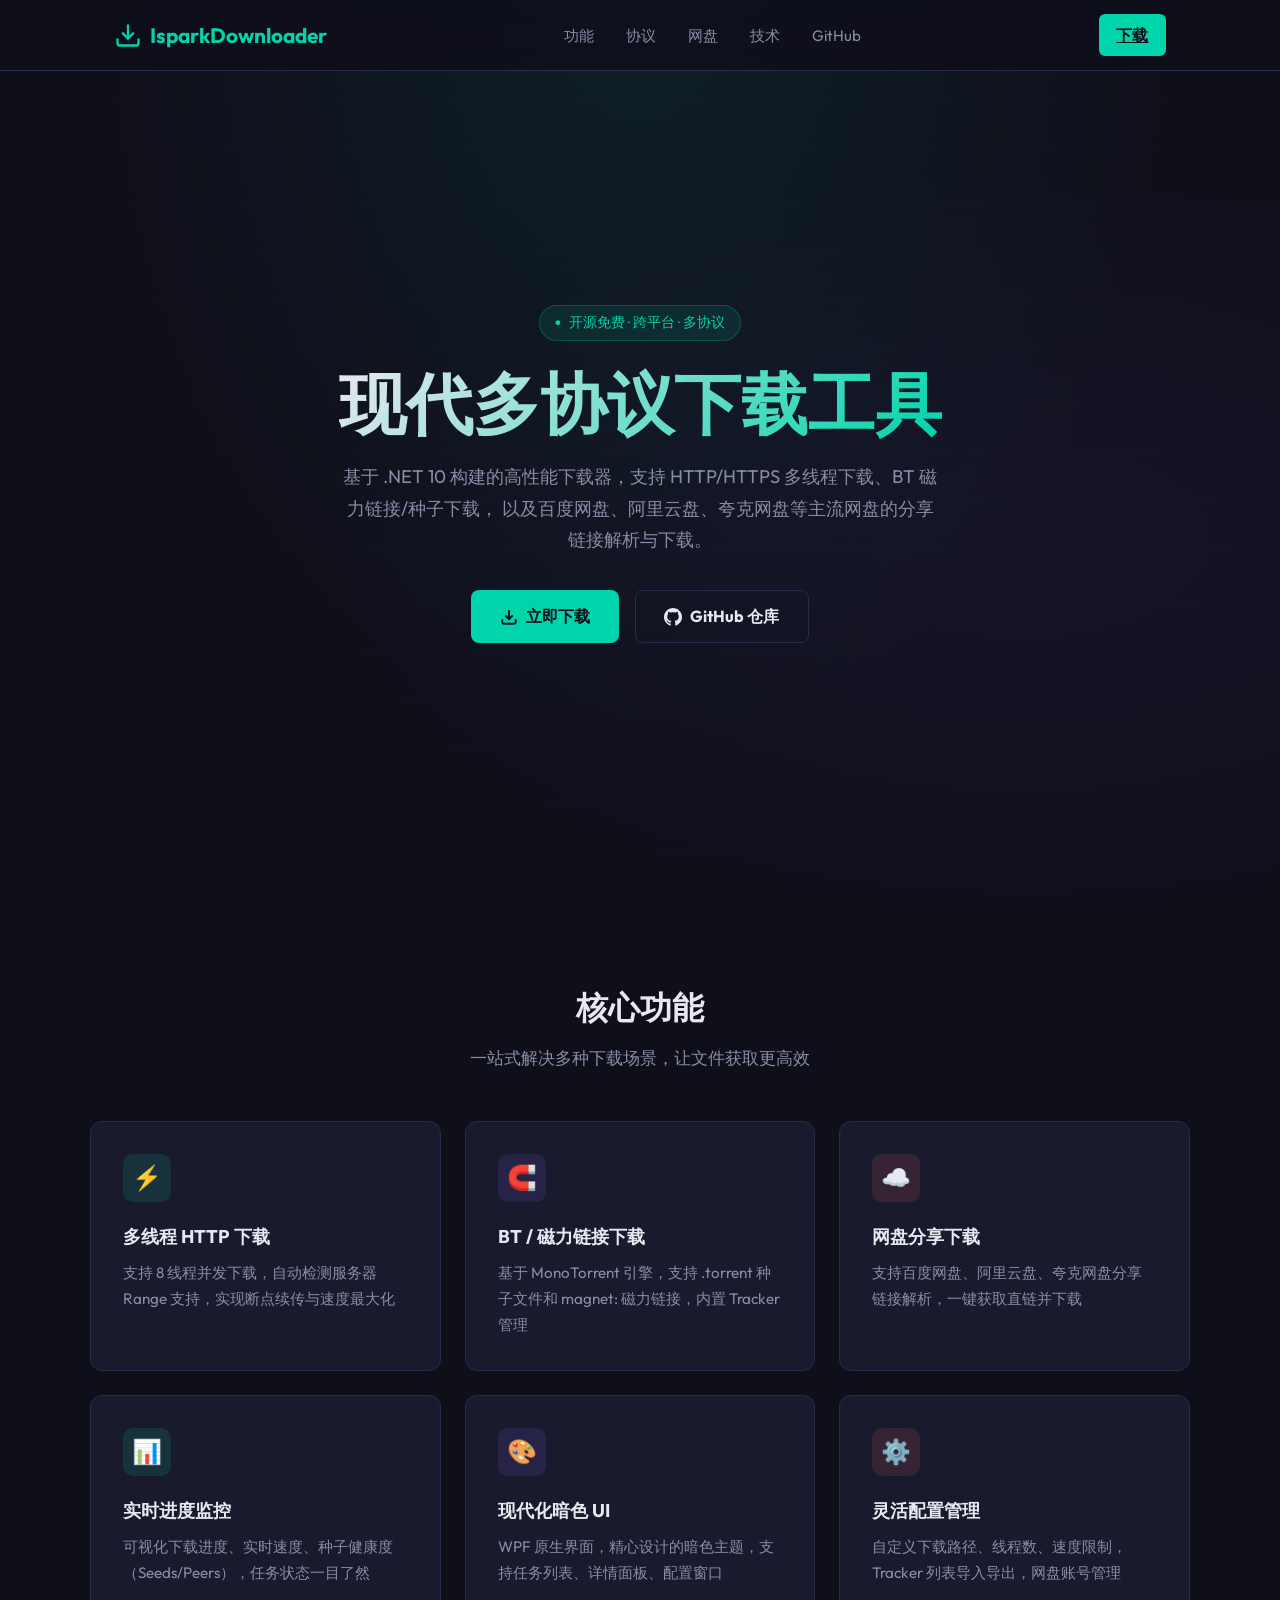
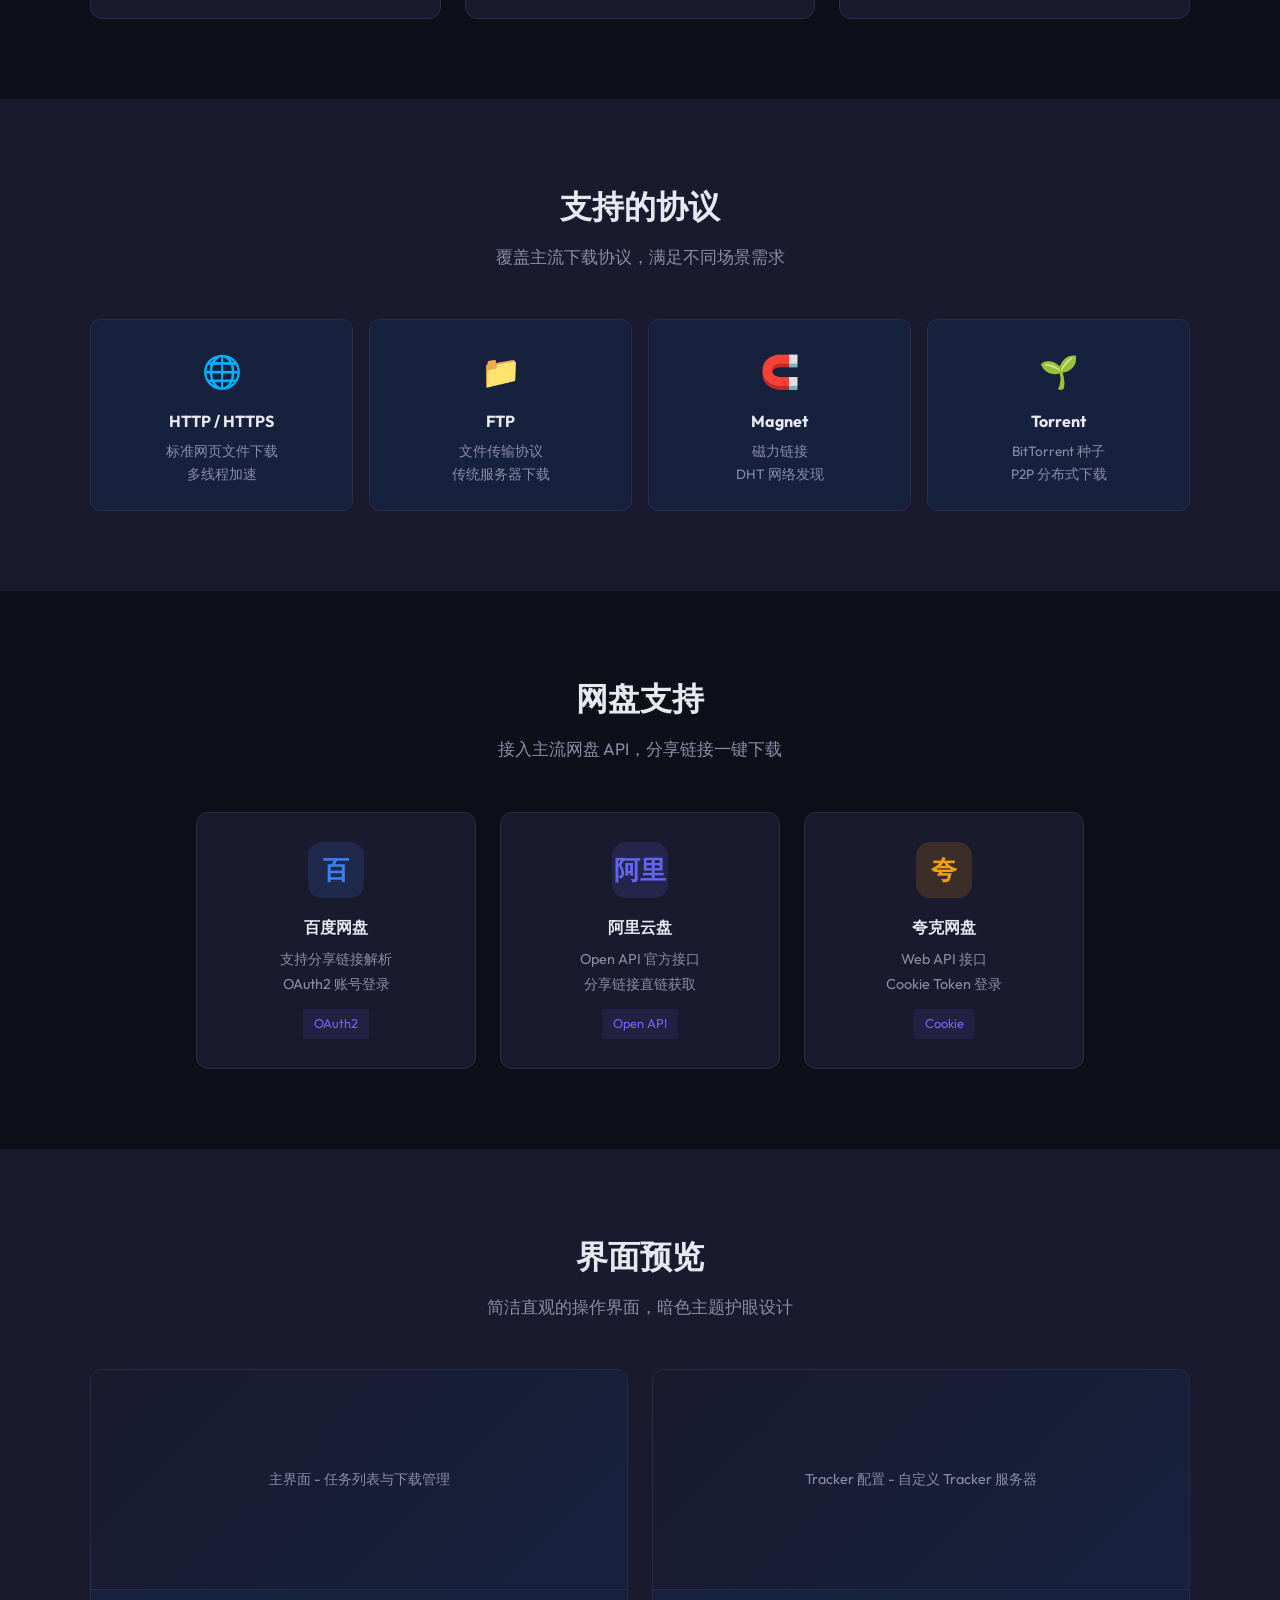
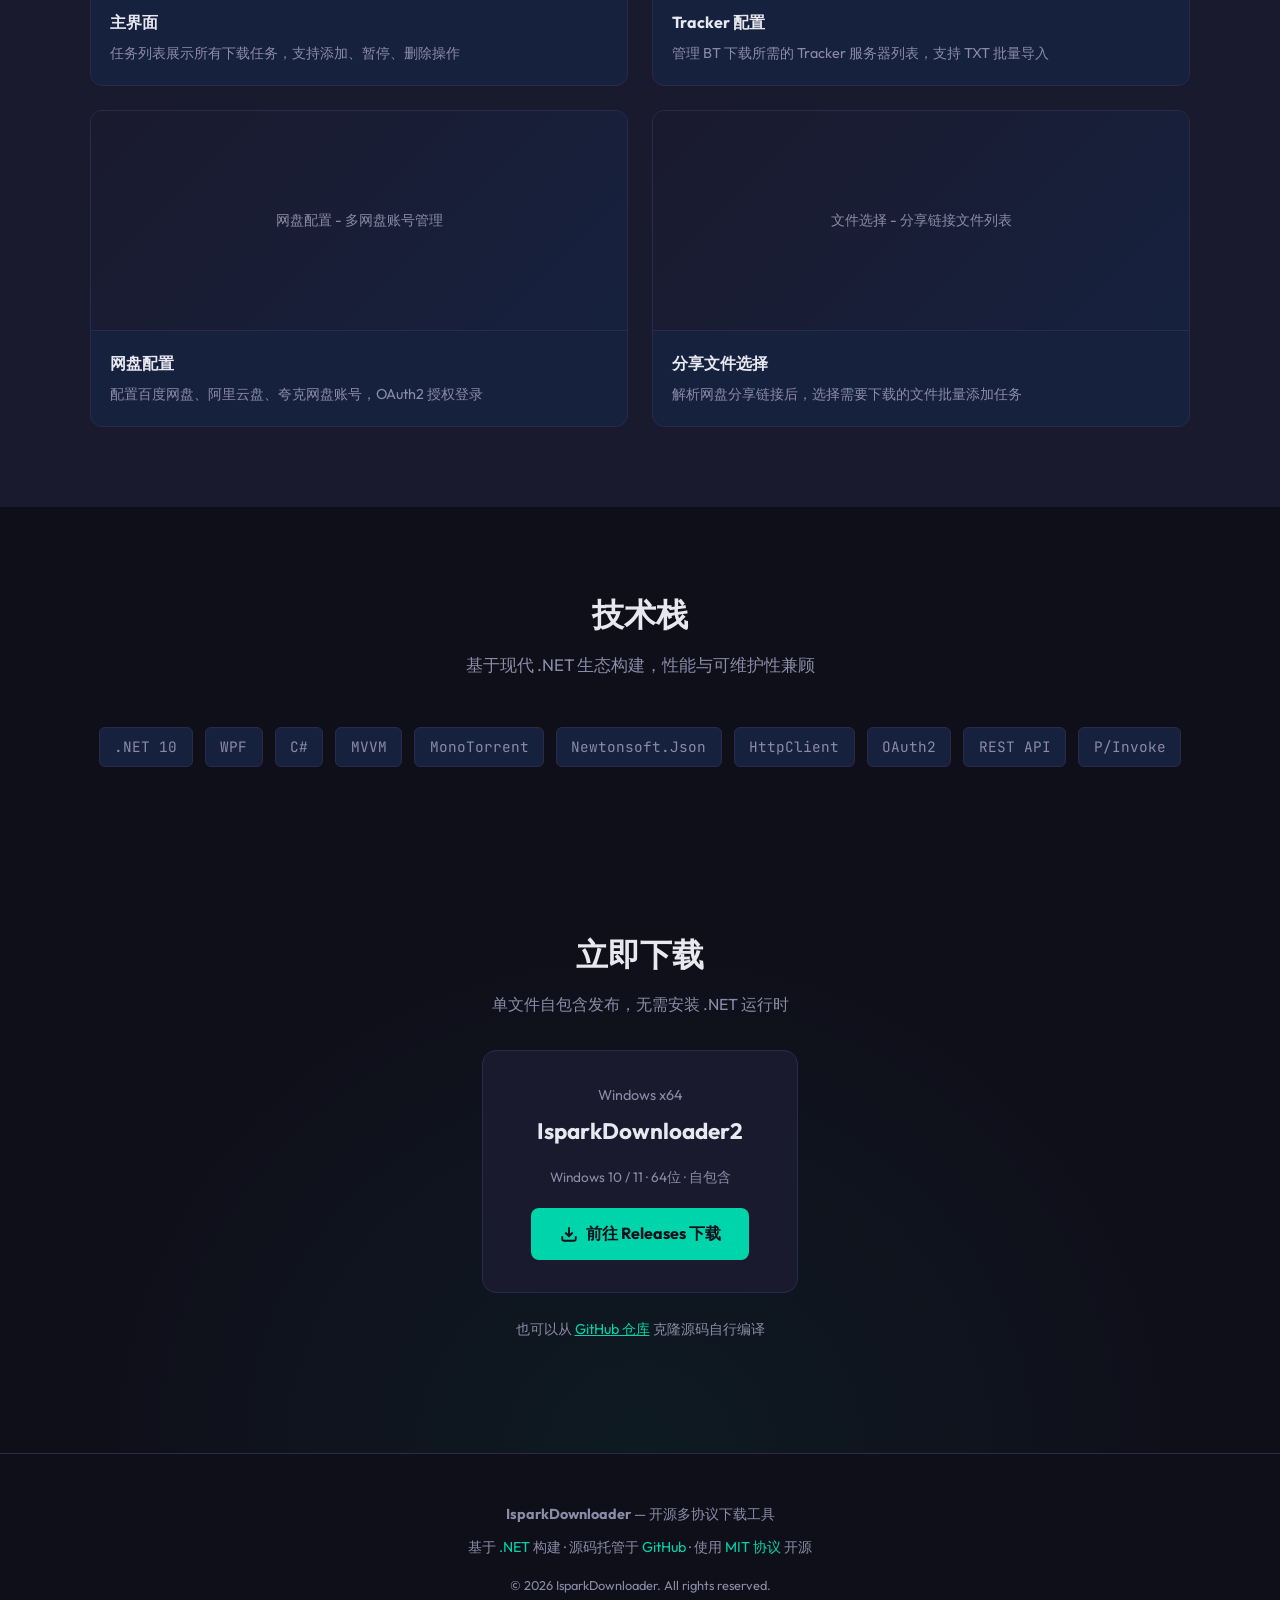
<file: index.html>
<!-- Generated by Trae Work -->
<!DOCTYPE html>
<html lang="zh-CN">
<head>
  <meta charset="UTF-8">
  <meta name="viewport" content="width=device-width, initial-scale=1.0">
  <title>IsparkDownloader - 现代多协议下载工具</title>
  <meta name="description" content="IsparkDownloader 是一款基于 .NET 的现代化下载工具，支持 HTTP/HTTPS 多线程下载、BT 磁力链接/种子下载、网盘分享链接下载（百度网盘、阿里云盘、夸克网盘）">

  <style>
    @font-face {
      font-family: 'Outfit';
      src: url('./_shared/fonts/Outfit-Regular.ttf') format('truetype');
      font-weight: 400;
    }
    @font-face {
      font-family: 'Outfit';
      src: url('./_shared/fonts/Outfit-Bold.ttf') format('truetype');
      font-weight: 700;
    }
    @font-face {
      font-family: 'JetBrainsMono';
      src: url('./_shared/fonts/JetBrainsMono-Regular.ttf') format('truetype');
      font-weight: 400;
    }
  </style>

  <style>
    :root {
      --bg: #0f0f1a;
      --bg2: #1a1a2e;
      --bg3: #16213e;
      --ink: #e8e8f0;
      --muted: #8b8ba7;
      --rule: #2a2a4a;
      --accent: #00d4aa;
      --accent2: #7b61ff;
      --danger: #ff6b6b;
      --font: 'Outfit', -apple-system, BlinkMacSystemFont, 'Segoe UI', sans-serif;
      --font-mono: 'JetBrainsMono', 'Fira Code', monospace;
      --max: 1100px;
    }

    *, *::before, *::after { box-sizing: border-box; margin: 0; padding: 0; }
    html { font-size: 16px; scroll-behavior: smooth; }
    body {
      font-family: var(--font);
      color: var(--ink);
      background: var(--bg);
      line-height: 1.7;
    }

    /* Navigation */
    nav {
      position: fixed; top: 0; left: 0; right: 0; z-index: 100;
      background: rgba(15, 15, 26, 0.85);
      backdrop-filter: blur(12px);
      border-bottom: 1px solid var(--rule);
    }
    nav .nav-inner {
      max-width: var(--max); margin: 0 auto;
      display: flex; align-items: center; justify-content: space-between;
      padding: 0.9rem 1.5rem;
    }
    nav .logo {
      font-weight: 700; font-size: 1.3rem; color: var(--accent);
      display: flex; align-items: center; gap: 0.5rem;
    }
    nav .logo svg { width: 28px; height: 28px; }
    nav .nav-links { display: flex; gap: 2rem; list-style: none; }
    nav .nav-links a {
      color: var(--muted); text-decoration: none; font-size: 0.95rem;
      transition: color 0.2s;
    }
    nav .nav-links a:hover { color: var(--ink); }
    nav .nav-cta {
      background: var(--accent); color: var(--bg) !important;
      padding: 0.45rem 1.1rem; border-radius: 6px; font-weight: 600;
      transition: opacity 0.2s;
    }
    nav .nav-cta:hover { opacity: 0.85; }

    /* Hero */
    .hero {
      min-height: 100vh; display: flex; align-items: center; justify-content: center;
      text-align: center; padding: 7rem 1.5rem 4rem;
      background: radial-gradient(ellipse at 50% 0%, rgba(0,212,170,0.08) 0%, transparent 60%),
                  radial-gradient(ellipse at 80% 60%, rgba(123,97,255,0.06) 0%, transparent 50%);
      position: relative; overflow: hidden;
    }
    .hero::before {
      content: ''; position: absolute; top: -50%; left: -50%; width: 200%; height: 200%;
      background: repeating-linear-gradient(
        0deg, transparent, transparent 49px, rgba(42,42,74,0.15) 50px
      );
      pointer-events: none;
    }
    .hero-content { position: relative; z-index: 1; max-width: 800px; }
    .hero-badge {
      display: inline-flex; align-items: center; gap: 0.5rem;
      background: rgba(0,212,170,0.1); border: 1px solid rgba(0,212,170,0.25);
      color: var(--accent); padding: 0.35rem 0.9rem; border-radius: 999px;
      font-size: 0.85rem; margin-bottom: 1.5rem;
    }
    .hero h1 {
      font-size: clamp(2.5rem, 6vw, 4.2rem); font-weight: 700;
      line-height: 1.15; margin-bottom: 1.2rem;
      background: linear-gradient(135deg, var(--ink) 0%, var(--accent) 100%);
      -webkit-background-clip: text; -webkit-text-fill-color: transparent;
    }
    .hero p {
      font-size: 1.15rem; color: var(--muted); max-width: 600px;
      margin: 0 auto 2.2rem;
    }
    .hero-btns { display: flex; gap: 1rem; justify-content: center; flex-wrap: wrap; }
    .btn {
      display: inline-flex; align-items: center; gap: 0.5rem;
      padding: 0.75rem 1.8rem; border-radius: 8px; font-weight: 600;
      font-size: 1rem; text-decoration: none; transition: all 0.2s;
      cursor: pointer; border: none;
    }
    .btn-primary {
      background: var(--accent); color: var(--bg);
    }
    .btn-primary:hover { transform: translateY(-2px); box-shadow: 0 8px 24px rgba(0,212,170,0.25); }
    .btn-secondary {
      background: transparent; color: var(--ink);
      border: 1px solid var(--rule);
    }
    .btn-secondary:hover { background: var(--bg2); border-color: var(--muted); }

    /* Sections */
    section { padding: 5rem 1.5rem; }
    .section-inner { max-width: var(--max); margin: 0 auto; }
    .section-title {
      font-size: 2rem; font-weight: 700; text-align: center; margin-bottom: 0.6rem;
    }
    .section-subtitle {
      text-align: center; color: var(--muted); font-size: 1.05rem; margin-bottom: 3rem;
    }

    /* Features */
    .features-grid {
      display: grid; grid-template-columns: repeat(auto-fit, minmax(300px, 1fr));
      gap: 1.5rem;
    }
    .feature-card {
      background: var(--bg2); border: 1px solid var(--rule); border-radius: 12px;
      padding: 2rem; transition: all 0.3s;
    }
    .feature-card:hover {
      border-color: rgba(0,212,170,0.3); transform: translateY(-4px);
      box-shadow: 0 12px 40px rgba(0,0,0,0.25);
    }
    .feature-icon {
      width: 48px; height: 48px; border-radius: 10px;
      display: flex; align-items: center; justify-content: center;
      margin-bottom: 1.2rem; font-size: 1.5rem;
    }
    .feature-card h3 { font-size: 1.15rem; margin-bottom: 0.5rem; }
    .feature-card p { color: var(--muted); font-size: 0.95rem; }

    /* Protocols */
    .protocols { background: var(--bg2); }
    .protocol-grid {
      display: grid; grid-template-columns: repeat(auto-fit, minmax(220px, 1fr));
      gap: 1rem;
    }
    .protocol-item {
      background: var(--bg3); border: 1px solid var(--rule); border-radius: 10px;
      padding: 1.5rem; text-align: center; transition: all 0.2s;
    }
    .protocol-item:hover { border-color: var(--accent2); }
    .protocol-item .icon { font-size: 2rem; margin-bottom: 0.6rem; }
    .protocol-item h4 { font-size: 1rem; margin-bottom: 0.3rem; }
    .protocol-item p { color: var(--muted); font-size: 0.85rem; }

    /* Cloud Drive */
    .cloud-drives {
      display: flex; gap: 1.5rem; justify-content: center; flex-wrap: wrap;
      margin-top: 2rem;
    }
    .cloud-card {
      background: var(--bg2); border: 1px solid var(--rule); border-radius: 12px;
      padding: 1.8rem; width: 280px; text-align: center;
    }
    .cloud-card .cloud-logo {
      width: 56px; height: 56px; border-radius: 14px;
      display: flex; align-items: center; justify-content: center;
      margin: 0 auto 1rem; font-size: 1.6rem; font-weight: 700;
    }
    .cloud-card h4 { margin-bottom: 0.4rem; }
    .cloud-card p { color: var(--muted); font-size: 0.9rem; }
    .cloud-card .auth-type {
      display: inline-block; margin-top: 0.8rem;
      background: rgba(123,97,255,0.1); color: var(--accent2);
      padding: 0.25rem 0.7rem; border-radius: 4px; font-size: 0.8rem;
    }

    /* Screenshots */
    .screenshots { background: var(--bg2); }
    .screenshot-grid {
      display: grid; grid-template-columns: repeat(auto-fit, minmax(400px, 1fr));
      gap: 1.5rem;
    }
    .screenshot-card {
      background: var(--bg3); border: 1px solid var(--rule); border-radius: 12px;
      overflow: hidden;
    }
    .screenshot-card .ss-placeholder {
      height: 220px; background: linear-gradient(135deg, var(--bg2) 0%, var(--bg3) 100%);
      display: flex; align-items: center; justify-content: center;
      color: var(--muted); font-size: 0.9rem; border-bottom: 1px solid var(--rule);
    }
    .screenshot-card .ss-info { padding: 1.2rem; }
    .screenshot-card h4 { margin-bottom: 0.3rem; }
    .screenshot-card p { color: var(--muted); font-size: 0.9rem; }

    /* Tech Stack */
    .tech-grid {
      display: flex; flex-wrap: wrap; gap: 0.75rem; justify-content: center;
      margin-top: 1.5rem;
    }
    .tech-tag {
      background: var(--bg3); border: 1px solid var(--rule); border-radius: 6px;
      padding: 0.4rem 0.9rem; font-size: 0.9rem; color: var(--muted);
      font-family: var(--font-mono);
    }

    /* Download */
    .download-section {
      text-align: center; padding: 5rem 1.5rem;
      background: radial-gradient(ellipse at 50% 100%, rgba(0,212,170,0.06) 0%, transparent 60%);
    }
    .download-section h2 { margin-bottom: 0.6rem; }
    .download-section p { color: var(--muted); margin-bottom: 2rem; }
    .download-card {
      display: inline-block; background: var(--bg2); border: 1px solid var(--rule);
      border-radius: 14px; padding: 2rem 3rem; text-align: center;
    }
    .download-card .platform { font-size: 0.9rem; color: var(--muted); margin-bottom: 0.3rem; }
    .download-card .version { font-size: 1.4rem; font-weight: 700; margin-bottom: 1rem; }
    .download-card .requirements {
      color: var(--muted); font-size: 0.85rem; margin-bottom: 1.2rem;
    }

    /* Footer */
    footer {
      border-top: 1px solid var(--rule); padding: 3rem 1.5rem;
      text-align: center; color: var(--muted); font-size: 0.9rem;
    }
    footer a { color: var(--accent); text-decoration: none; }
    footer a:hover { text-decoration: underline; }

    /* Responsive */
    @media (max-width: 768px) {
      nav .nav-links { display: none; }
      .hero h1 { font-size: 2.2rem; }
      .screenshot-grid { grid-template-columns: 1fr; }
      .cloud-drives { flex-direction: column; align-items: center; }
    }

    /* Animations */
    @keyframes fadeInUp {
      from { opacity: 0; transform: translateY(30px); }
      to { opacity: 1; transform: translateY(0); }
    }
    .animate-in {
      animation: fadeInUp 0.8s ease-out forwards;
    }
  </style>
</head>
<body>

  <!-- Navigation -->
  <nav>
    <div class="nav-inner">
      <div class="logo">
        <svg viewBox="0 0 24 24" fill="none" stroke="currentColor" stroke-width="2">
          <path d="M21 15v4a2 2 0 0 1-2 2H5a2 2 0 0 1-2-2v-4"/>
          <polyline points="7 10 12 15 17 10"/>
          <line x1="12" y1="15" x2="12" y2="3"/>
        </svg>
        IsparkDownloader
      </div>
      <ul class="nav-links">
        <li><a href="#features">功能</a></li>
        <li><a href="#protocols">协议</a></li>
        <li><a href="#cloud">网盘</a></li>
        <li><a href="#tech">技术</a></li>
        <li><a href="https://github.com/XRTispark/IsparkDownloader" target="_blank">GitHub</a></li>
      </ul>
      <a href="#download" class="nav-cta">下载</a>
    </div>
  </nav>

  <!-- Hero -->
  <header class="hero">
    <div class="hero-content animate-in">
      <div class="hero-badge">
        <span style="font-size:0.7rem;">●</span> 开源免费 · 跨平台 · 多协议
      </div>
      <h1>现代多协议下载工具</h1>
      <p>
        基于 .NET 10 构建的高性能下载器，支持 HTTP/HTTPS 多线程下载、BT 磁力链接/种子下载，
        以及百度网盘、阿里云盘、夸克网盘等主流网盘的分享链接解析与下载。
      </p>
      <div class="hero-btns">
        <a href="#download" class="btn btn-primary">
          <svg width="18" height="18" viewBox="0 0 24 24" fill="none" stroke="currentColor" stroke-width="2.5">
            <path d="M21 15v4a2 2 0 0 1-2 2H5a2 2 0 0 1-2-2v-4"/>
            <polyline points="7 10 12 15 17 10"/>
            <line x1="12" y1="15" x2="12" y2="3"/>
          </svg>
          立即下载
        </a>
        <a href="https://github.com/XRTispark/IsparkDownloader" target="_blank" class="btn btn-secondary">
          <svg width="18" height="18" viewBox="0 0 24 24" fill="currentColor">
            <path d="M12 0c-6.626 0-12 5.373-12 12 0 5.302 3.438 9.8 8.207 11.387.599.111.793-.261.793-.577v-2.234c-3.338.726-4.033-1.416-4.033-1.416-.546-1.387-1.333-1.756-1.333-1.756-1.089-.745.083-.729.083-.729 1.205.084 1.839 1.237 1.839 1.237 1.07 1.834 2.807 1.304 3.492.997.107-.775.418-1.305.762-1.604-2.665-.305-5.467-1.334-5.467-5.931 0-1.311.469-2.381 1.236-3.221-.124-.303-.535-1.524.117-3.176 0 0 1.008-.322 3.301 1.23.957-.266 1.983-.399 3.003-.404 1.02.005 2.047.138 3.006.404 2.291-1.552 3.297-1.23 3.297-1.23.653 1.653.242 2.874.118 3.176.77.84 1.235 1.911 1.235 3.221 0 4.609-2.807 5.624-5.479 5.921.43.372.823 1.102.823 2.222v3.293c0 .319.192.694.801.576 4.765-1.589 8.199-6.086 8.199-11.386 0-6.627-5.373-12-12-12z"/>
          </svg>
          GitHub 仓库
        </a>
      </div>
    </div>
  </header>

  <!-- Features -->
  <section id="features">
    <div class="section-inner">
      <h2 class="section-title">核心功能</h2>
      <p class="section-subtitle">一站式解决多种下载场景，让文件获取更高效</p>
      <div class="features-grid">
        <div class="feature-card">
          <div class="feature-icon" style="background: rgba(0,212,170,0.12); color: var(--accent);">⚡</div>
          <h3>多线程 HTTP 下载</h3>
          <p>支持 8 线程并发下载，自动检测服务器 Range 支持，实现断点续传与速度最大化</p>
        </div>
        <div class="feature-card">
          <div class="feature-icon" style="background: rgba(123,97,255,0.12); color: var(--accent2);">🧲</div>
          <h3>BT / 磁力链接下载</h3>
          <p>基于 MonoTorrent 引擎，支持 .torrent 种子文件和 magnet: 磁力链接，内置 Tracker 管理</p>
        </div>
        <div class="feature-card">
          <div class="feature-icon" style="background: rgba(255,107,107,0.12); color: var(--danger);">☁️</div>
          <h3>网盘分享下载</h3>
          <p>支持百度网盘、阿里云盘、夸克网盘分享链接解析，一键获取直链并下载</p>
        </div>
        <div class="feature-card">
          <div class="feature-icon" style="background: rgba(0,212,170,0.12); color: var(--accent);">📊</div>
          <h3>实时进度监控</h3>
          <p>可视化下载进度、实时速度、种子健康度（Seeds/Peers），任务状态一目了然</p>
        </div>
        <div class="feature-card">
          <div class="feature-icon" style="background: rgba(123,97,255,0.12); color: var(--accent2);">🎨</div>
          <h3>现代化暗色 UI</h3>
          <p>WPF 原生界面，精心设计的暗色主题，支持任务列表、详情面板、配置窗口</p>
        </div>
        <div class="feature-card">
          <div class="feature-icon" style="background: rgba(255,107,107,0.12); color: var(--danger);">⚙️</div>
          <h3>灵活配置管理</h3>
          <p>自定义下载路径、线程数、速度限制，Tracker 列表导入导出，网盘账号管理</p>
        </div>
      </div>
    </div>
  </section>

  <!-- Protocols -->
  <section id="protocols" class="protocols">
    <div class="section-inner">
      <h2 class="section-title">支持的协议</h2>
      <p class="section-subtitle">覆盖主流下载协议，满足不同场景需求</p>
      <div class="protocol-grid">
        <div class="protocol-item">
          <div class="icon">🌐</div>
          <h4>HTTP / HTTPS</h4>
          <p>标准网页文件下载<br>多线程加速</p>
        </div>
        <div class="protocol-item">
          <div class="icon">📁</div>
          <h4>FTP</h4>
          <p>文件传输协议<br>传统服务器下载</p>
        </div>
        <div class="protocol-item">
          <div class="icon">🧲</div>
          <h4>Magnet</h4>
          <p>磁力链接<br>DHT 网络发现</p>
        </div>
        <div class="protocol-item">
          <div class="icon">🌱</div>
          <h4>Torrent</h4>
          <p>BitTorrent 种子<br>P2P 分布式下载</p>
        </div>
      </div>
    </div>
  </section>

  <!-- Cloud Drive -->
  <section id="cloud">
    <div class="section-inner">
      <h2 class="section-title">网盘支持</h2>
      <p class="section-subtitle">接入主流网盘 API，分享链接一键下载</p>
      <div class="cloud-drives">
        <div class="cloud-card">
          <div class="cloud-logo" style="background: rgba(59,130,246,0.15); color: #3b82f6;">百</div>
          <h4>百度网盘</h4>
          <p>支持分享链接解析<br>OAuth2 账号登录</p>
          <span class="auth-type">OAuth2</span>
        </div>
        <div class="cloud-card">
          <div class="cloud-logo" style="background: rgba(99,102,241,0.15); color: #6366f1;">阿里</div>
          <h4>阿里云盘</h4>
          <p>Open API 官方接口<br>分享链接直链获取</p>
          <span class="auth-type">Open API</span>
        </div>
        <div class="cloud-card">
          <div class="cloud-logo" style="background: rgba(245,158,11,0.15); color: #f59e0b;">夸</div>
          <h4>夸克网盘</h4>
          <p>Web API 接口<br>Cookie Token 登录</p>
          <span class="auth-type">Cookie</span>
        </div>
      </div>
    </div>
  </section>

  <!-- Screenshots -->
  <section class="screenshots">
    <div class="section-inner">
      <h2 class="section-title">界面预览</h2>
      <p class="section-subtitle">简洁直观的操作界面，暗色主题护眼设计</p>
      <div class="screenshot-grid">
        <div class="screenshot-card">
          <div class="ss-placeholder">主界面 - 任务列表与下载管理</div>
          <div class="ss-info">
            <h4>主界面</h4>
            <p>任务列表展示所有下载任务，支持添加、暂停、删除操作</p>
          </div>
        </div>
        <div class="screenshot-card">
          <div class="ss-placeholder">Tracker 配置 - 自定义 Tracker 服务器</div>
          <div class="ss-info">
            <h4>Tracker 配置</h4>
            <p>管理 BT 下载所需的 Tracker 服务器列表，支持 TXT 批量导入</p>
          </div>
        </div>
        <div class="screenshot-card">
          <div class="ss-placeholder">网盘配置 - 多网盘账号管理</div>
          <div class="ss-info">
            <h4>网盘配置</h4>
            <p>配置百度网盘、阿里云盘、夸克网盘账号，OAuth2 授权登录</p>
          </div>
        </div>
        <div class="screenshot-card">
          <div class="ss-placeholder">文件选择 - 分享链接文件列表</div>
          <div class="ss-info">
            <h4>分享文件选择</h4>
            <p>解析网盘分享链接后，选择需要下载的文件批量添加任务</p>
          </div>
        </div>
      </div>
    </div>
  </section>

  <!-- Tech Stack -->
  <section id="tech">
    <div class="section-inner">
      <h2 class="section-title">技术栈</h2>
      <p class="section-subtitle">基于现代 .NET 生态构建，性能与可维护性兼顾</p>
      <div class="tech-grid">
        <span class="tech-tag">.NET 10</span>
        <span class="tech-tag">WPF</span>
        <span class="tech-tag">C#</span>
        <span class="tech-tag">MVVM</span>
        <span class="tech-tag">MonoTorrent</span>
        <span class="tech-tag">Newtonsoft.Json</span>
        <span class="tech-tag">HttpClient</span>
        <span class="tech-tag">OAuth2</span>
        <span class="tech-tag">REST API</span>
        <span class="tech-tag">P/Invoke</span>
      </div>
    </div>
  </section>

  <!-- Download -->
  <section id="download" class="download-section">
    <div class="section-inner">
      <h2 class="section-title">立即下载</h2>
      <p>单文件自包含发布，无需安装 .NET 运行时</p>
      <div class="download-card">
        <div class="platform">Windows x64</div>
        <div class="version">IsparkDownloader2</div>
        <div class="requirements">Windows 10 / 11 · 64位 · 自包含</div>
        <a href="https://github.com/XRTispark/IsparkDownloader/releases" target="_blank" class="btn btn-primary">
          <svg width="18" height="18" viewBox="0 0 24 24" fill="none" stroke="currentColor" stroke-width="2.5">
            <path d="M21 15v4a2 2 0 0 1-2 2H5a2 2 0 0 1-2-2v-4"/>
            <polyline points="7 10 12 15 17 10"/>
            <line x1="12" y1="15" x2="12" y2="3"/>
          </svg>
          前往 Releases 下载
        </a>
      </div>
      <p style="margin-top: 1.5rem; font-size: 0.9rem;">
        也可以从 <a href="https://github.com/XRTispark/IsparkDownloader" target="_blank" style="color: var(--accent);">GitHub 仓库</a> 克隆源码自行编译
      </p>
    </div>
  </section>

  <!-- Footer -->
  <footer>
    <p>
      <strong>IsparkDownloader</strong> — 开源多协议下载工具
    </p>
    <p style="margin-top: 0.5rem;">
      基于 <a href="https://dotnet.microsoft.com/" target="_blank">.NET</a> 构建 ·
      源码托管于 <a href="https://github.com/XRTispark/IsparkDownloader" target="_blank">GitHub</a> ·
      使用 <a href="https://github.com/XRTispark/IsparkDownloader/blob/main/LICENSE" target="_blank">MIT 协议</a> 开源
    </p>
    <p style="margin-top: 1rem; font-size: 0.8rem; color: var(--muted);">
      &copy; 2026 IsparkDownloader. All rights reserved.
    </p>
  </footer>

</body>
</html>
</file>
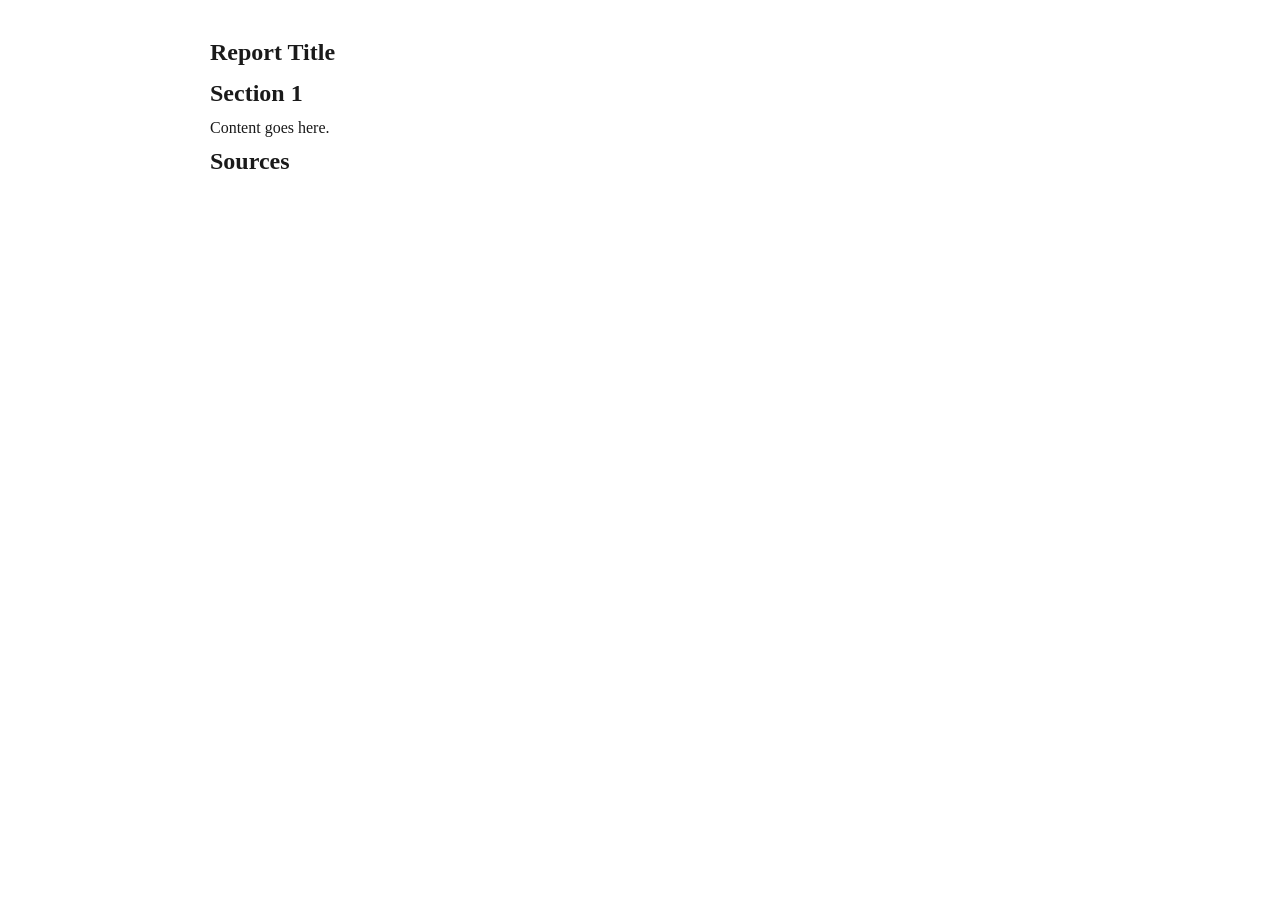
<file: isparkdownloader-site.html>
﻿<!-- Generated by Trae Work -->
<!DOCTYPE html>
<html lang="en">
<head>
  <meta charset="UTF-8">
  <meta name="viewport" content="width=device-width, initial-scale=1.0">
  <title>Report</title>

  <style>
    /* === Font faces â€” filled by agent per chosen theme === */
    /*
    @font-face {
      font-family: 'FontName';
      src: url('./_shared/fonts/FontName-Regular.ttf') format('truetype');
      font-weight: 400;
    }
    @font-face {
      font-family: 'FontName';
      src: url('./_shared/fonts/FontName-Bold.ttf') format('truetype');
      font-weight: 700;
    }
    @font-face {
      font-family: 'MonoName';
      src: url('./_shared/fonts/MonoName-Regular.ttf') format('truetype');
      font-weight: 400;
    }
    */
  </style>

  <style>
    /* === Theme CSS variables === */
    :root {
      --bg: #ffffff;
      --bg2: #f5f5f5;
      --ink: #1a1a1a;
      --muted: #6b7280;
      --rule: #e5e7eb;
      --accent: #2563eb;
      --accent2: #7c3aed;
      --font: 'FontName', serif;
      --font-mono: 'MonoName', monospace;
      --max: 860px;
    }

    /* === Base styles === */
    *, *::before, *::after { box-sizing: border-box; margin: 0; padding: 0; }
    html { font-size: 16px; scroll-behavior: smooth; }
    body {
      font-family: var(--font);
      color: var(--ink);
      background: var(--bg);
      line-height: 1.7;
      padding: 2rem 1rem;
    }
    article.page {
      max-width: var(--max);
      margin: 0 auto;
    }
  </style>
</head>
<body>
  <article class="page">
    <header>
      <h1>Report Title</h1>
    </header>
    <main>
      <section>
        <h2>Section 1</h2>
        <p>Content goes here.</p>
      </section>
    </main>
    <footer>
      <div class="sources">
        <h2>Sources</h2>
        <ol></ol>
      </div>
    </footer>
  </article>

  <!-- Shared JS â€” uncomment what you need -->
  <!-- <script src="./_shared/js/echarts.min.js"></script> -->
  <!-- <script src="./_shared/js/mermaid.min.js"></script> -->
  <!-- <script src="./assets/charts.js"></script> -->
  <!-- <script src="./_shared/js/lightbox.js"></script> -->
</body>
</html>
</file>
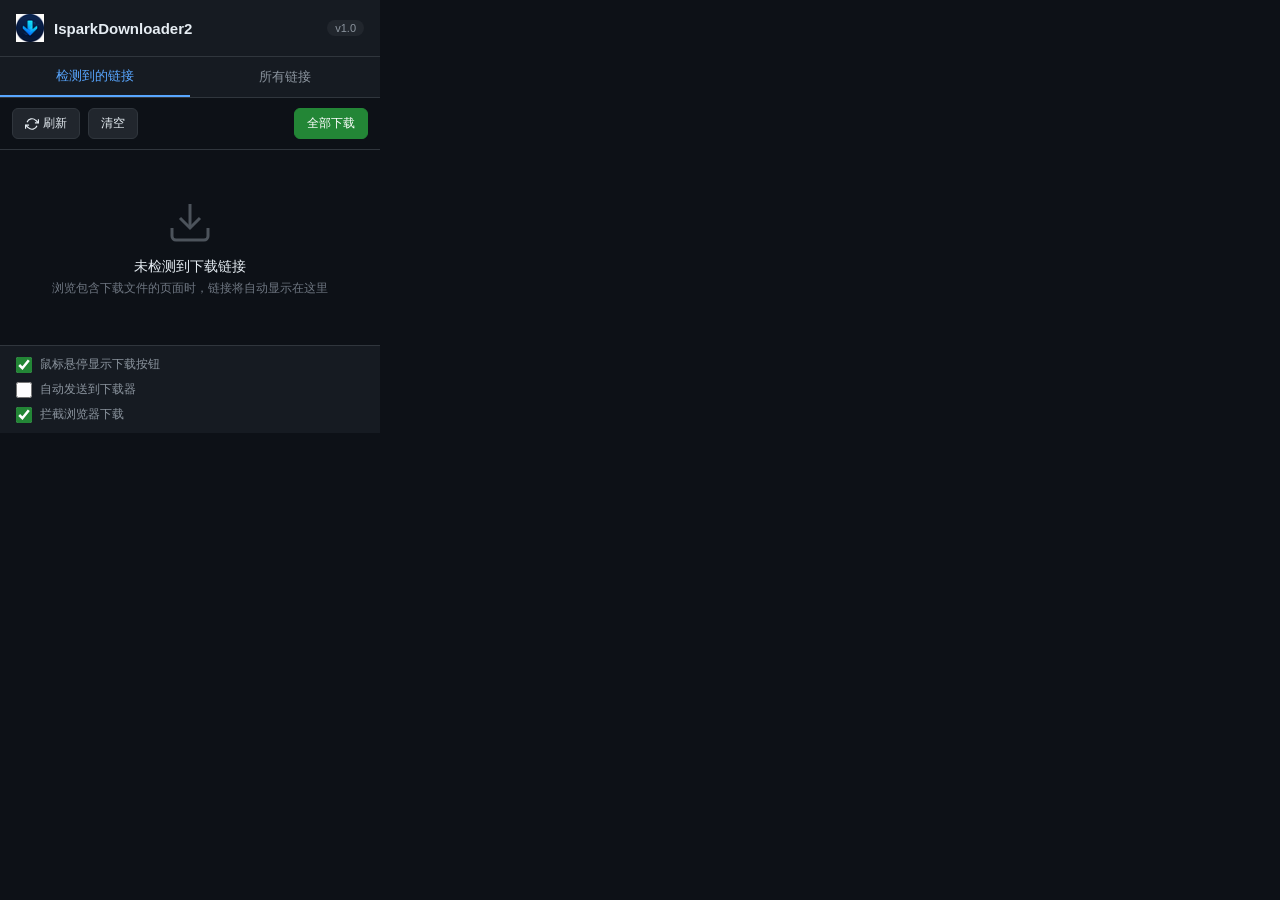
<file: BrowserExtension/popup.html>
<!DOCTYPE html>
<html lang="zh-CN">
<head>
    <meta charset="UTF-8">
    <meta name="viewport" content="width=device-width, initial-scale=1.0">
    <title>IsparkDownloader2</title>
    <link rel="stylesheet" href="popup.css">
</head>
<body>
    <div class="header">
        <img src="icons/icon32.png" alt="logo" class="logo">
        <h1>IsparkDownloader2</h1>
        <span class="version">v1.0</span>
    </div>

    <div class="tabs">
        <button class="tab-btn active" data-tab="detected">检测到的链接</button>
        <button class="tab-btn" data-tab="all">所有链接</button>
    </div>

    <div class="toolbar">
        <button id="refreshBtn" class="btn btn-secondary">
            <svg width="14" height="14" viewBox="0 0 24 24" fill="none" stroke="currentColor" stroke-width="2">
                <polyline points="23 4 23 10 17 10"></polyline>
                <polyline points="1 20 1 14 7 14"></polyline>
                <path d="M3.51 9a9 9 0 0 1 14.85-3.36L23 10M1 14l4.64 4.36A9 9 0 0 0 20.49 15"></path>
            </svg>
            刷新
        </button>
        <button id="clearBtn" class="btn btn-secondary">清空</button>
        <button id="downloadAllBtn" class="btn btn-primary">全部下载</button>
    </div>

    <div id="detectedTab" class="tab-content active">
        <div id="detectedList" class="link-list">
            <div class="empty-state">
                <svg width="48" height="48" viewBox="0 0 24 24" fill="none" stroke="currentColor" stroke-width="1.5">
                    <path d="M21 15v4a2 2 0 0 1-2 2H5a2 2 0 0 1-2-2v-4"></path>
                    <polyline points="7 10 12 15 17 10"></polyline>
                    <line x1="12" y1="15" x2="12" y2="3"></line>
                </svg>
                <p>未检测到下载链接</p>
                <span>浏览包含下载文件的页面时，链接将自动显示在这里</span>
            </div>
        </div>
    </div>

    <div id="allTab" class="tab-content">
        <div id="allList" class="link-list">
            <div class="empty-state">
                <p>加载中...</p>
            </div>
        </div>
    </div>

    <div class="footer">
        <label class="setting">
            <input type="checkbox" id="hoverDownload" checked>
            <span>鼠标悬停显示下载按钮</span>
        </label>
        <label class="setting">
            <input type="checkbox" id="autoDownload">
            <span>自动发送到下载器</span>
        </label>
        <label class="setting">
            <input type="checkbox" id="interceptDownload" checked>
            <span>拦截浏览器下载</span>
        </label>
    </div>

    <script src="popup.js"></script>
</body>
</html>
</file>
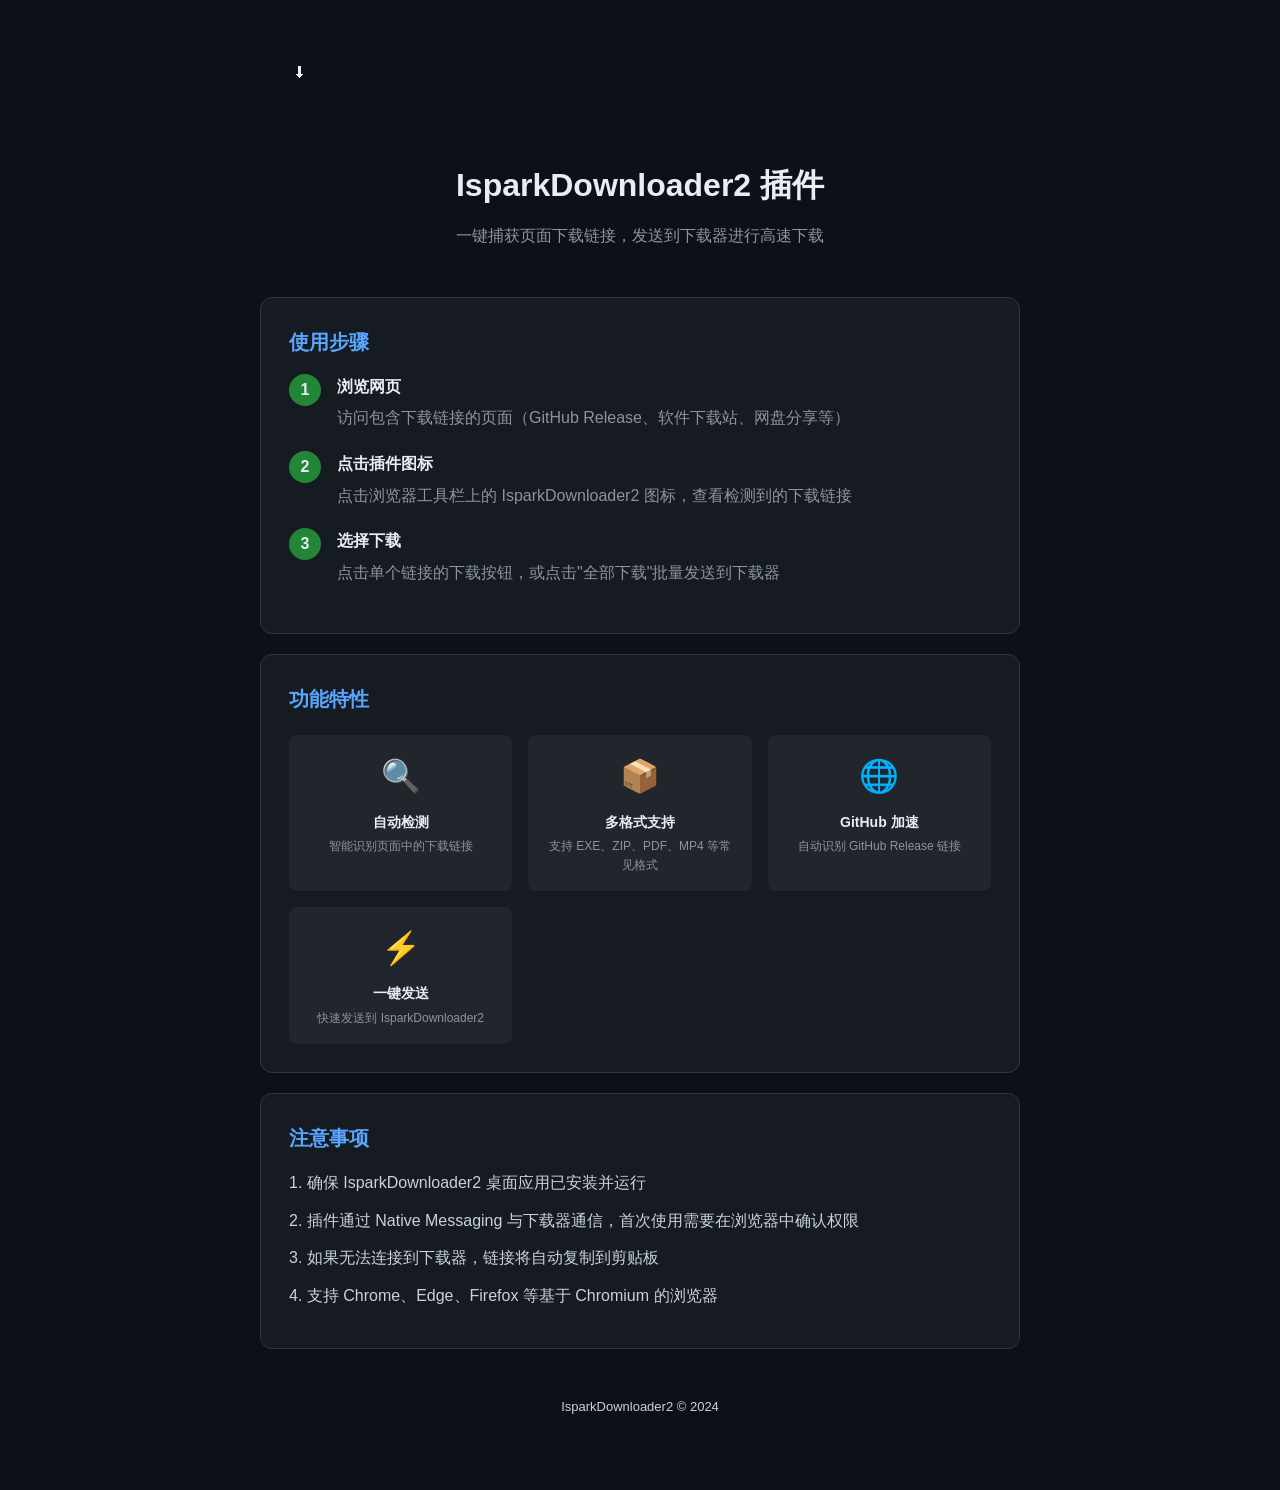
<file: BrowserExtension/welcome.html>
<!DOCTYPE html>
<html lang="zh-CN">
<head>
    <meta charset="UTF-8">
    <meta name="viewport" content="width=device-width, initial-scale=1.0">
    <title>欢迎使用 IsparkDownloader2 插件</title>
    <style>
        * { margin: 0; padding: 0; box-sizing: border-box; }
        body {
            font-family: -apple-system, BlinkMacSystemFont, 'Segoe UI', Roboto, sans-serif;
            background: #0d1117;
            color: #e6edf3;
            line-height: 1.6;
            min-height: 100vh;
        }
        .container {
            max-width: 800px;
            margin: 0 auto;
            padding: 60px 20px;
        }
        .header {
            text-align: center;
            margin-bottom: 48px;
        }
        .logo {
            width: 80px;
            height: 80px;
            margin-bottom: 20px;
        }
        h1 { font-size: 32px; margin-bottom: 12px; }
        .subtitle { color: #8b949e; font-size: 16px; }
        .card {
            background: #161b22;
            border: 1px solid #30363d;
            border-radius: 12px;
            padding: 28px;
            margin-bottom: 20px;
        }
        h2 { font-size: 20px; margin-bottom: 16px; color: #58a6ff; }
        p { margin-bottom: 12px; color: #c9d1d9; }
        .step {
            display: flex;
            align-items: flex-start;
            gap: 16px;
            margin-bottom: 20px;
        }
        .step-num {
            width: 32px;
            height: 32px;
            background: #238636;
            border-radius: 50%;
            display: flex;
            align-items: center;
            justify-content: center;
            font-weight: 600;
            flex-shrink: 0;
        }
        .step-content h3 { font-size: 16px; margin-bottom: 6px; }
        .step-content p { color: #8b949e; margin: 0; }
        .feature-grid {
            display: grid;
            grid-template-columns: repeat(auto-fit, minmax(200px, 1fr));
            gap: 16px;
            margin-top: 20px;
        }
        .feature {
            background: #21262d;
            padding: 16px;
            border-radius: 8px;
            text-align: center;
        }
        .feature-icon {
            font-size: 32px;
            margin-bottom: 8px;
        }
        .feature h4 { font-size: 14px; margin-bottom: 4px; }
        .feature p { font-size: 12px; color: #8b949e; margin: 0; }
        .btn {
            display: inline-block;
            padding: 12px 24px;
            background: #238636;
            color: #fff;
            text-decoration: none;
            border-radius: 8px;
            font-weight: 500;
            margin-top: 16px;
        }
        .btn:hover { background: #2ea043; }
        .footer {
            text-align: center;
            margin-top: 48px;
            color: #6e7681;
            font-size: 13px;
        }
    </style>
</head>
<body>
    <div class="container">
        <div class="header">
            <div class="logo">&#11015;</div>
            <h1>IsparkDownloader2 插件</h1>
            <p class="subtitle">一键捕获页面下载链接，发送到下载器进行高速下载</p>
        </div>

        <div class="card">
            <h2>使用步骤</h2>
            <div class="step">
                <div class="step-num">1</div>
                <div class="step-content">
                    <h3>浏览网页</h3>
                    <p>访问包含下载链接的页面（GitHub Release、软件下载站、网盘分享等）</p>
                </div>
            </div>
            <div class="step">
                <div class="step-num">2</div>
                <div class="step-content">
                    <h3>点击插件图标</h3>
                    <p>点击浏览器工具栏上的 IsparkDownloader2 图标，查看检测到的下载链接</p>
                </div>
            </div>
            <div class="step">
                <div class="step-num">3</div>
                <div class="step-content">
                    <h3>选择下载</h3>
                    <p>点击单个链接的下载按钮，或点击"全部下载"批量发送到下载器</p>
                </div>
            </div>
        </div>

        <div class="card">
            <h2>功能特性</h2>
            <div class="feature-grid">
                <div class="feature">
                    <div class="feature-icon">&#128269;</div>
                    <h4>自动检测</h4>
                    <p>智能识别页面中的下载链接</p>
                </div>
                <div class="feature">
                    <div class="feature-icon">&#128230;</div>
                    <h4>多格式支持</h4>
                    <p>支持 EXE、ZIP、PDF、MP4 等常见格式</p>
                </div>
                <div class="feature">
                    <div class="feature-icon">&#127760;</div>
                    <h4>GitHub 加速</h4>
                    <p>自动识别 GitHub Release 链接</p>
                </div>
                <div class="feature">
                    <div class="feature-icon">&#9889;</div>
                    <h4>一键发送</h4>
                    <p>快速发送到 IsparkDownloader2</p>
                </div>
            </div>
        </div>

        <div class="card">
            <h2>注意事项</h2>
            <p>1. 确保 IsparkDownloader2 桌面应用已安装并运行</p>
            <p>2. 插件通过 Native Messaging 与下载器通信，首次使用需要在浏览器中确认权限</p>
            <p>3. 如果无法连接到下载器，链接将自动复制到剪贴板</p>
            <p>4. 支持 Chrome、Edge、Firefox 等基于 Chromium 的浏览器</p>
        </div>

        <div class="footer">
            <p>IsparkDownloader2 &copy; 2024</p>
        </div>
    </div>
</body>
</html>
</file>
<file: BrowserExtension/popup.css>
* {
    margin: 0;
    padding: 0;
    box-sizing: border-box;
}

body {
    width: 380px;
    min-height: 480px;
    font-family: -apple-system, BlinkMacSystemFont, 'Segoe UI', Roboto, 'Helvetica Neue', Arial, sans-serif;
    font-size: 13px;
    color: #e6edf3;
    background: #0d1117;
}

/* Header */
.header {
    display: flex;
    align-items: center;
    gap: 10px;
    padding: 14px 16px;
    border-bottom: 1px solid #30363d;
    background: #161b22;
}

.logo {
    width: 28px;
    height: 28px;
}

.header h1 {
    font-size: 15px;
    font-weight: 600;
    flex: 1;
}

.version {
    font-size: 11px;
    color: #8b949e;
    background: #21262d;
    padding: 2px 8px;
    border-radius: 10px;
}

/* Tabs */
.tabs {
    display: flex;
    border-bottom: 1px solid #30363d;
    background: #161b22;
}

.tab-btn {
    flex: 1;
    padding: 10px;
    border: none;
    background: transparent;
    color: #8b949e;
    font-size: 13px;
    cursor: pointer;
    transition: all 0.2s;
}

.tab-btn:hover {
    color: #e6edf3;
    background: #21262d;
}

.tab-btn.active {
    color: #58a6ff;
    border-bottom: 2px solid #58a6ff;
}

/* Toolbar */
.toolbar {
    display: flex;
    gap: 8px;
    padding: 10px 12px;
    border-bottom: 1px solid #30363d;
    background: #0d1117;
}

.btn {
    display: inline-flex;
    align-items: center;
    gap: 4px;
    padding: 6px 12px;
    border: 1px solid #30363d;
    border-radius: 6px;
    font-size: 12px;
    cursor: pointer;
    transition: all 0.2s;
    background: #21262d;
    color: #e6edf3;
}

.btn:hover {
    border-color: #8b949e;
    background: #30363d;
}

.btn-primary {
    background: #238636;
    border-color: #238636;
    color: #fff;
    margin-left: auto;
}

.btn-primary:hover {
    background: #2ea043;
    border-color: #2ea043;
}

.btn svg {
    flex-shrink: 0;
}

/* Tab Content */
.tab-content {
    display: none;
    max-height: 320px;
    overflow-y: auto;
}

.tab-content.active {
    display: block;
}

/* Link List */
.link-list {
    padding: 8px;
}

.link-item {
    display: flex;
    align-items: center;
    gap: 10px;
    padding: 10px 12px;
    margin-bottom: 6px;
    background: #161b22;
    border: 1px solid #30363d;
    border-radius: 8px;
    cursor: pointer;
    transition: all 0.2s;
}

.link-item:hover {
    border-color: #58a6ff;
    background: #21262d;
}

.link-icon {
    width: 36px;
    height: 36px;
    display: flex;
    align-items: center;
    justify-content: center;
    background: #21262d;
    border-radius: 8px;
    flex-shrink: 0;
    font-size: 11px;
    font-weight: 600;
    color: #58a6ff;
    text-transform: uppercase;
}

.link-info {
    flex: 1;
    min-width: 0;
}

.link-name {
    font-size: 12px;
    font-weight: 500;
    color: #e6edf3;
    white-space: nowrap;
    overflow: hidden;
    text-overflow: ellipsis;
}

.link-url {
    font-size: 11px;
    color: #8b949e;
    white-space: nowrap;
    overflow: hidden;
    text-overflow: ellipsis;
    margin-top: 2px;
}

.link-meta {
    font-size: 11px;
    color: #6e7681;
    margin-top: 2px;
}

.link-actions {
    display: flex;
    gap: 4px;
    flex-shrink: 0;
}

.btn-icon {
    width: 28px;
    height: 28px;
    display: flex;
    align-items: center;
    justify-content: center;
    border: none;
    background: transparent;
    color: #8b949e;
    cursor: pointer;
    border-radius: 4px;
    transition: all 0.2s;
}

.btn-icon:hover {
    background: #30363d;
    color: #e6edf3;
}

.btn-icon.download {
    color: #3fb950;
}

.btn-icon.download:hover {
    background: #238636;
    color: #fff;
}

/* Empty State */
.empty-state {
    display: flex;
    flex-direction: column;
    align-items: center;
    justify-content: center;
    padding: 40px 20px;
    color: #8b949e;
    text-align: center;
}

.empty-state svg {
    margin-bottom: 12px;
    opacity: 0.5;
}

.empty-state p {
    font-size: 14px;
    margin-bottom: 4px;
    color: #e6edf3;
}

.empty-state span {
    font-size: 12px;
    color: #6e7681;
}

/* Footer */
.footer {
    padding: 10px 16px;
    border-top: 1px solid #30363d;
    background: #161b22;
    display: flex;
    flex-direction: column;
    gap: 8px;
}

.setting {
    display: flex;
    align-items: center;
    gap: 8px;
    font-size: 12px;
    color: #8b949e;
    cursor: pointer;
}

.setting input[type="checkbox"] {
    width: 16px;
    height: 16px;
    accent-color: #238636;
}

/* Scrollbar */
::-webkit-scrollbar {
    width: 6px;
}

::-webkit-scrollbar-track {
    background: transparent;
}

::-webkit-scrollbar-thumb {
    background: #30363d;
    border-radius: 3px;
}

::-webkit-scrollbar-thumb:hover {
    background: #484f58;
}

/* Badge */
.badge {
    display: inline-block;
    padding: 1px 6px;
    font-size: 10px;
    font-weight: 600;
    border-radius: 10px;
    margin-left: 6px;
}

.badge-download {
    background: #238636;
    color: #fff;
}

/* Toast */
.toast {
    position: fixed;
    bottom: 60px;
    left: 50%;
    transform: translateX(-50%);
    padding: 8px 16px;
    background: #21262d;
    border: 1px solid #30363d;
    border-radius: 6px;
    font-size: 12px;
    color: #e6edf3;
    z-index: 1000;
    animation: fadeIn 0.2s ease;
}

.toast.success {
    border-color: #238636;
    color: #3fb950;
}

.toast.error {
    border-color: #f85149;
    color: #f85149;
}

@keyframes fadeIn {
    from { opacity: 0; transform: translateX(-50%) translateY(10px); }
    to { opacity: 1; transform: translateX(-50%) translateY(0); }
}
</file>
